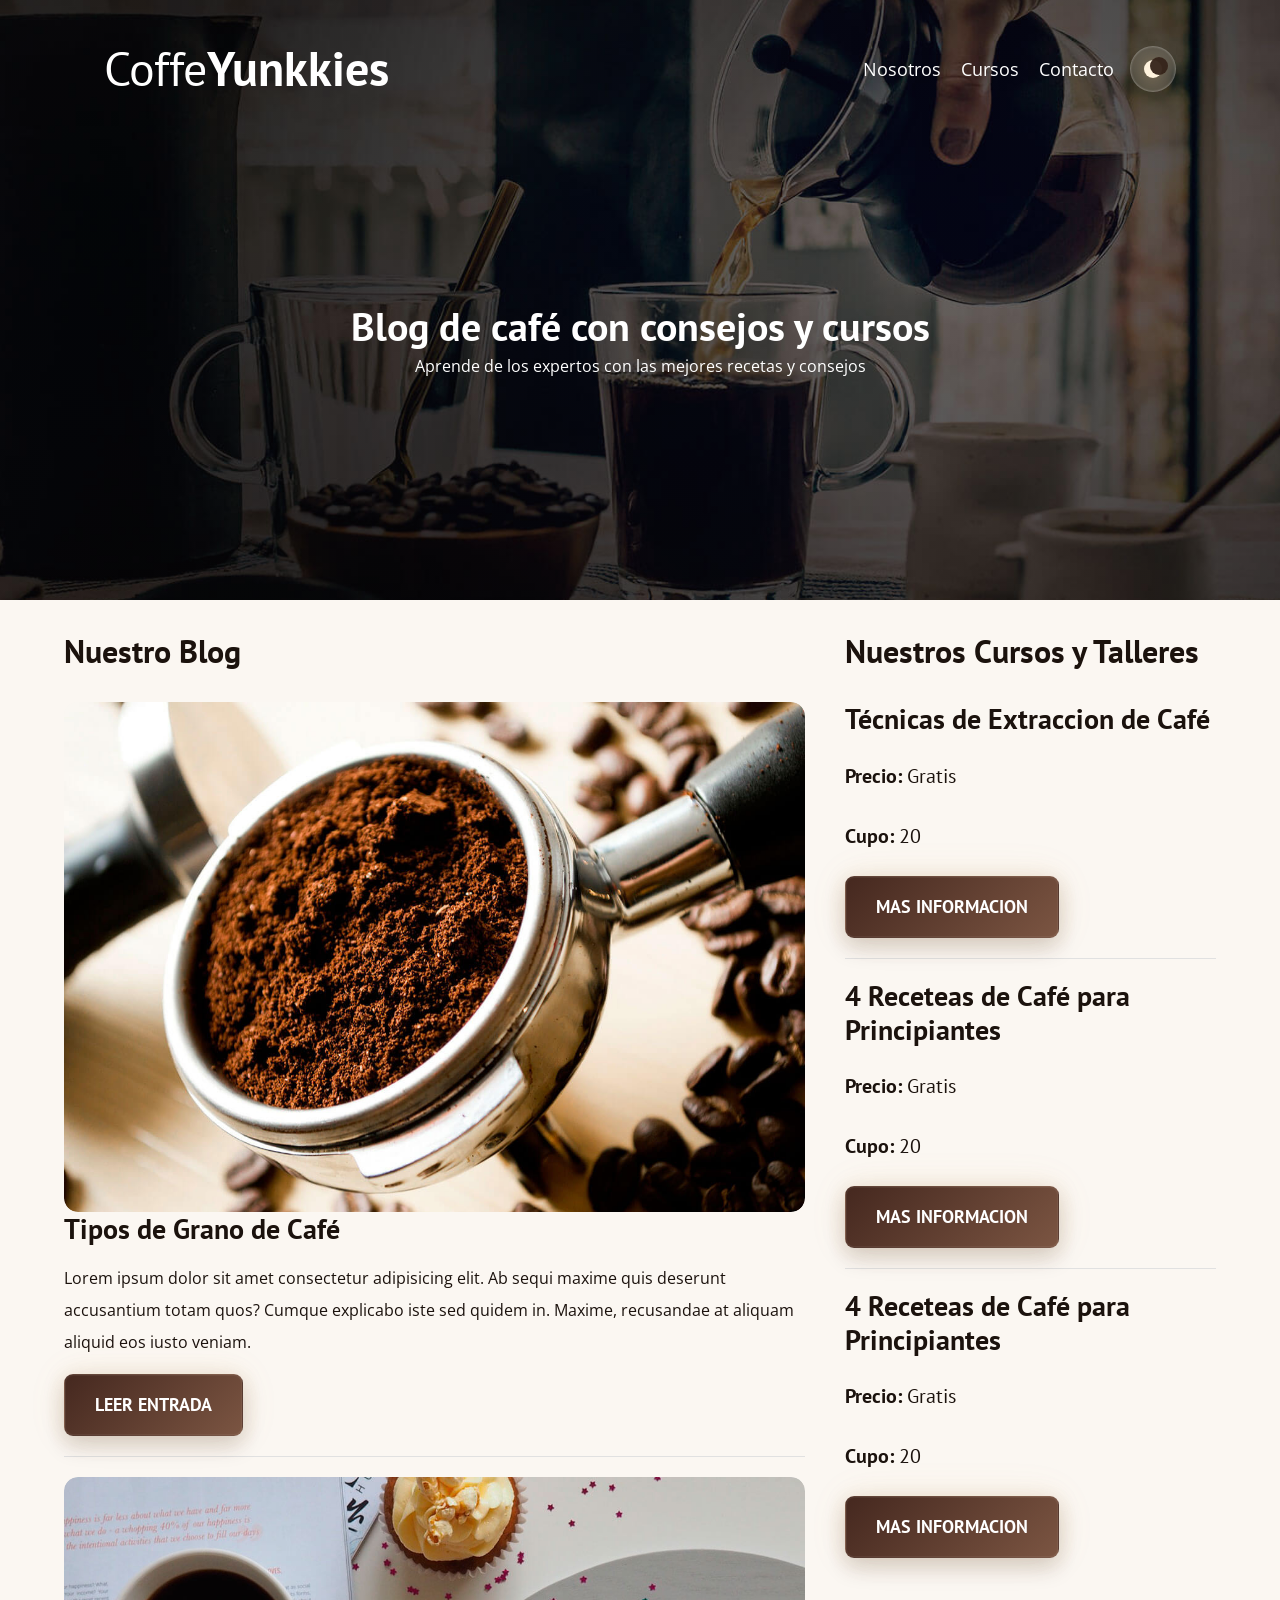
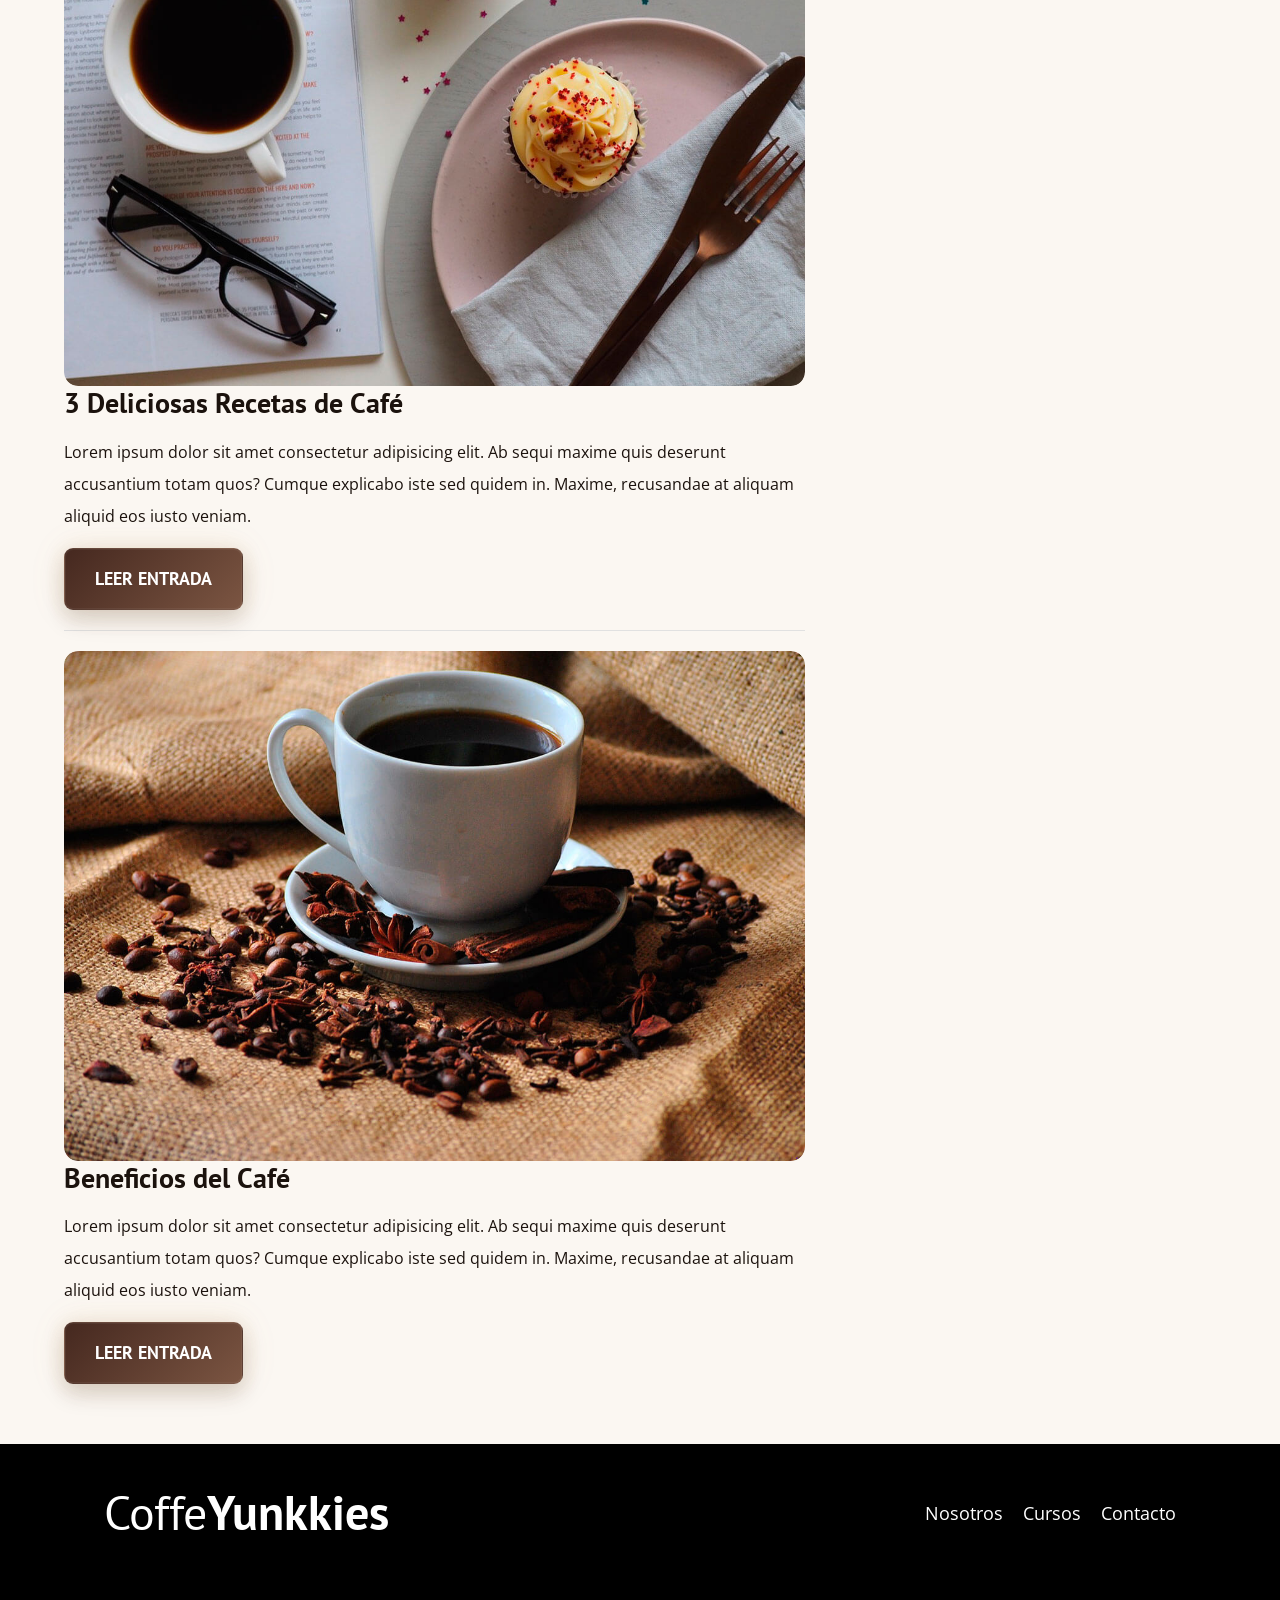
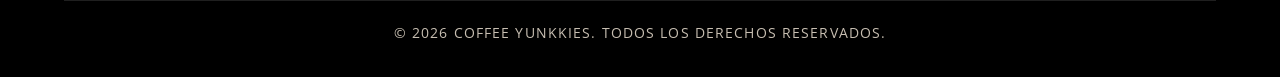
<file: index.html>
<!doctype html>
<html lang="es">
  <head>
    <meta charset="UTF-8" />
    <meta name="viewport" content="width=device-width, initial-scale=1.0" />
    <title>Blog de Café</title>
    <script>
      (function () {
        try {
          var storedTheme = localStorage.getItem("coffee-yunkkies-theme");
          if (storedTheme === "dark" || storedTheme === "light") {
            document.documentElement.setAttribute("data-theme", storedTheme);
          }
        } catch (error) {}
      })();
    </script>
    <link rel="stylesheet" href="css/normalize.css" />
    <link rel="preconnect" href="https://fonts.googleapis.com" />
    <link rel="preconnect" href="https://fonts.gstatic.com" crossorigin />
    <link
      href="https://fonts.googleapis.com/css2?family=Open+Sans:ital,wght@0,300..800;1,300..800&family=PT+Sans:ital,wght@0,400;0,700;1,400;1,700&display=swap"
      rel="stylesheet"
    />
    <link rel="stylesheet" href="css/style.css" />
    <script src="js/app.js" defer></script>
  </head>

  <body>
    <header class="header">
      <div class="contenedor">
        <div class="barra">
          <a class="logo" href="index.html">
            <h1 class="logo__nombre no-margin centrar-texto">
              Coffe<span class="logo__bold">Yunkkies</span>
            </h1>
          </a>

          <div class="barra__acciones">
            <nav class="navegacion">
              <a href="nosotros.html" class="navegacion__enlace">Nosotros</a
              ><a href="cursos.html" class="navegacion__enlace">Cursos</a
              ><a href="contacto.html" class="navegacion__enlace">Contacto</a>
            </nav>
            <button
              class="theme-toggle"
              type="button"
              aria-label="Cambiar tema"
              title="Cambiar tema"
            >
              <span class="theme-toggle__icon" aria-hidden="true"></span>
            </button>
          </div>
        </div>
      </div>

      <div class="header__texto">
        <h2 class="no-margin">Blog de café con consejos y cursos</h2>
        <p class="no-margin">
          Aprende de los expertos con las mejores recetas y consejos
        </p>
      </div>
    </header>

    <div class="contenedor contenido-principal">
      <main class="blog">
        <h3>Nuestro Blog</h3>

        <article class="entrada">
          <div class="entrada-imagen">
            <img loading="lazy" src="img/blog1.jpg" alt="imagen blog" />
          </div>

          <div class="entrada__contenido">
            <h4 class="no-margin">Tipos de Grano de Café</h4>
            <p>
              Lorem ipsum dolor sit amet consectetur adipisicing elit. Ab sequi
              maxime quis deserunt accusantium totam quos? Cumque explicabo iste
              sed quidem in. Maxime, recusandae at aliquam aliquid eos iusto
              veniam.
            </p>
            <a href="entrada.html" class="boton boton--primario"
              >Leer Entrada</a
            >
          </div>
        </article>

        <article class="entrada">
          <div class="entrada-imagen">
            <img loading="lazy" src="img/blog2.jpg" alt="imagen blog" />
          </div>

          <div class="entrada__contenido">
            <h4 class="no-margin">3 Deliciosas Recetas de Café</h4>
            <p>
              Lorem ipsum dolor sit amet consectetur adipisicing elit. Ab sequi
              maxime quis deserunt accusantium totam quos? Cumque explicabo iste
              sed quidem in. Maxime, recusandae at aliquam aliquid eos iusto
              veniam.
            </p>
            <a href="entrada.html" class="boton boton--primario"
              >Leer Entrada</a
            >
          </div>
        </article>

        <article class="entrada">
          <div class="entrada-imagen">
            <img loading="lazy" src="img/blog3.jpg" alt="imagen blog" />
          </div>

          <div class="entrada__contenido">
            <h4 class="no-margin">Beneficios del Café</h4>
            <p>
              Lorem ipsum dolor sit amet consectetur adipisicing elit. Ab sequi
              maxime quis deserunt accusantium totam quos? Cumque explicabo iste
              sed quidem in. Maxime, recusandae at aliquam aliquid eos iusto
              veniam.
            </p>
            <a href="entrada.html" class="boton boton--primario"
              >Leer Entrada</a
            >
          </div>
        </article>
      </main>
      <aside class="sidebar">
        <h3>Nuestros Cursos y Talleres</h3>

        <ul class="cursos no-padding">
          <li class="widget-curso">
            <h4 class="no-margin">Técnicas de Extraccion de Café</h4>
            <p class="widget-curso__label">
              Precio: <span class="widget-curso__info">Gratis</span>
            </p>
            <p class="widget-curso__label">
              Cupo: <span class="widget-curso__info">20</span>
            </p>
            <a href="entrada.html" class="boton boton--secundario"
              >Mas Informacion</a
            >
          </li>

          <li class="widget-curso">
            <h4 class="no-margin">4 Receteas de Café para Principiantes</h4>
            <p class="widget-curso__label">
              Precio: <span class="widget-curso__info">Gratis</span>
            </p>
            <p class="widget-curso__label">
              Cupo: <span class="widget-curso__info">20</span>
            </p>
            <a href="entrada.html" class="boton boton--secundario"
              >Mas Informacion</a
            >
          </li>

          <li class="widget-curso">
            <h4 class="no-margin">4 Receteas de Café para Principiantes</h4>
            <p class="widget-curso__label">
              Precio: <span class="widget-curso__info">Gratis</span>
            </p>
            <p class="widget-curso__label">
              Cupo: <span class="widget-curso__info">20</span>
            </p>
            <a href="entrada.html" class="boton boton--secundario"
              >Mas Informacion</a
            >
          </li>
        </ul>
      </aside>
    </div>

    <footer class="footer">
      <div class="contenedor">
        <div class="barra">
          <a class="logo" href="index.html">
            <h1 class="logo__nombre no-margin centrar-texto">
              Coffe<span class="logo__bold">Yunkkies</span>
            </h1>
          </a>

          <nav class="navegacion">
            <a href="nosotros.html" class="navegacion__enlace">Nosotros</a
            ><a href="cursos.html" class="navegacion__enlace">Cursos</a
            ><a href="contacto.html" class="navegacion__enlace">Contacto</a>
          </nav>
        </div>
        <p class="footer__copy no-margin centrar-texto">
          &copy; 2026 Coffee Yunkkies. Todos los derechos reservados.
        </p>
      </div>
    </footer>
    <button
      class="scroll-top"
      type="button"
      aria-label="Volver arriba"
      title="Volver arriba"
    >
      <span class="scroll-top__icon" aria-hidden="true"></span>
    </button>
  </body>
</html>
</file>
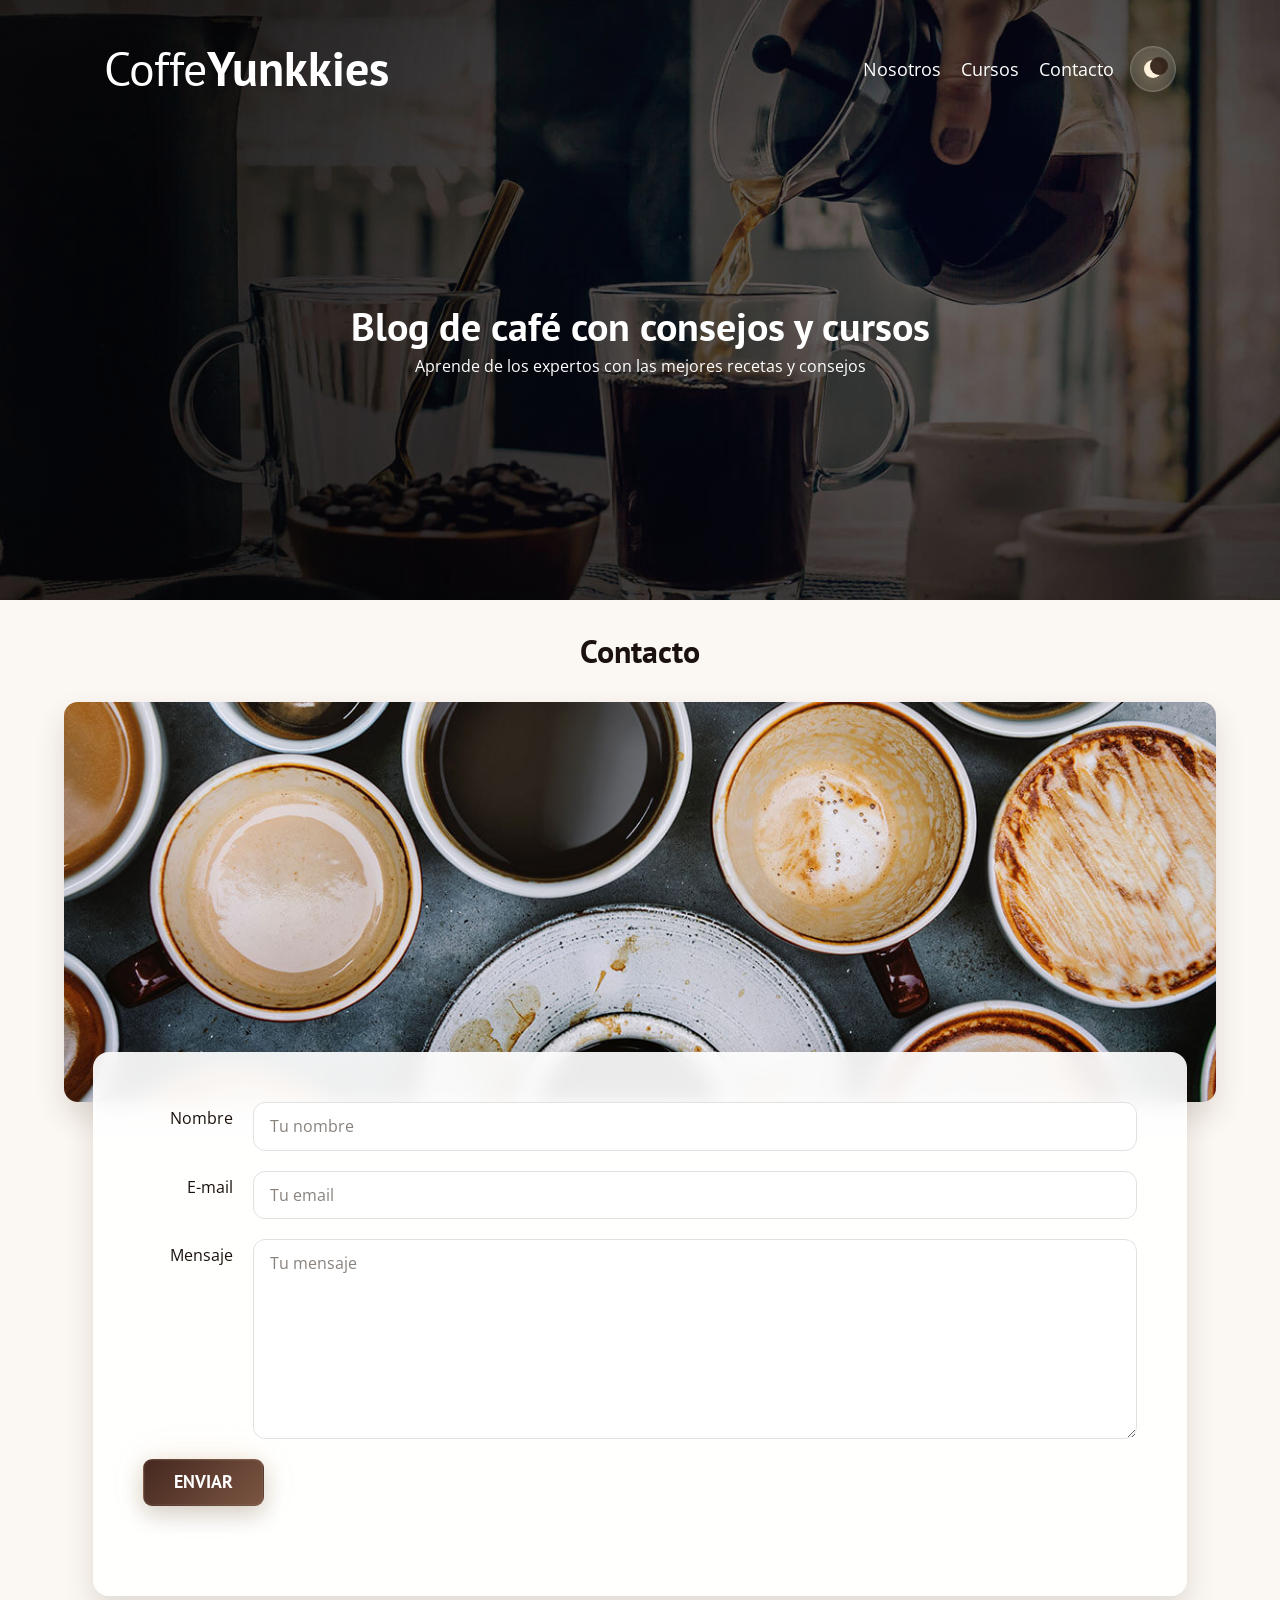
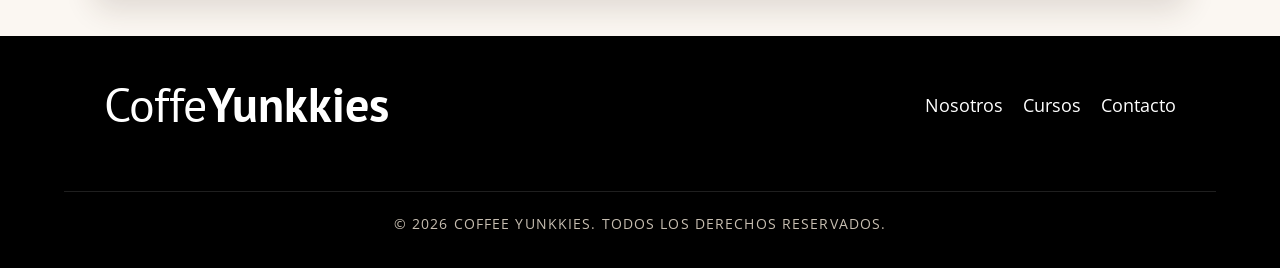
<file: contacto.html>
<!doctype html>
<html lang="es">
  <head>
    <meta charset="UTF-8" />
    <meta name="viewport" content="width=device-width, initial-scale=1.0" />
    <title>Blog de Café</title>
    <script>
      (function () {
        try {
          var storedTheme = localStorage.getItem("coffee-yunkkies-theme");
          if (storedTheme === "dark" || storedTheme === "light") {
            document.documentElement.setAttribute("data-theme", storedTheme);
          }
        } catch (error) {}
      })();
    </script>
    <link rel="stylesheet" href="css/normalize.css" />
    <link rel="preconnect" href="https://fonts.googleapis.com" />
    <link rel="preconnect" href="https://fonts.gstatic.com" crossorigin />
    <link
      href="https://fonts.googleapis.com/css2?family=Open+Sans:ital,wght@0,300..800;1,300..800&family=PT+Sans:ital,wght@0,400;0,700;1,400;1,700&display=swap"
      rel="stylesheet"
    />
    <link rel="stylesheet" href="css/style.css" />
    <script src="js/app.js" defer></script>
  </head>

  <body>
    <header class="header">
      <div class="contenedor">
        <div class="barra">
          <a class="logo" href="index.html">
            <h1 class="logo__nombre no-margin centrar-texto">
              Coffe<span class="logo__bold">Yunkkies</span>
            </h1>
          </a>

          <div class="barra__acciones">
            <nav class="navegacion">
              <a href="nosotros.html" class="navegacion__enlace">Nosotros</a
              ><a href="cursos.html" class="navegacion__enlace">Cursos</a
              ><a href="contacto.html" class="navegacion__enlace">Contacto</a>
            </nav>
            <button
              class="theme-toggle"
              type="button"
              aria-label="Cambiar tema"
              title="Cambiar tema"
            >
              <span class="theme-toggle__icon" aria-hidden="true"></span>
            </button>
          </div>
        </div>
      </div>

      <div class="header__texto">
        <h2 class="no-margin">Blog de café con consejos y cursos</h2>
        <p class="no-margin">
          Aprende de los expertos con las mejores recetas y consejos
        </p>
      </div>
    </header>

    <main class="contenedor">
      <h3 class="centrar-texto">Contacto</h3>

      <div class="contacto-bg"></div>
      <form class="formulario">
        <div class="campo">
          <label class="campo__label" for="nombre">Nombre</label>
          <input class="campo__field" type="text" placeholder="Tu nombre" id="nombre" />
        </div>

        <div class="campo">
          <label class="campo__label" for="email">E-mail</label>
          <input class="campo__field" type="email" placeholder="Tu email" id="email" />
        </div>

        <div class="campo">
          <label class="campo__label" for="mensaje">Mensaje</label>
          <textarea class="campo__field campo__field--textarea"  id="mensaje" placeholder="Tu mensaje"></textarea>
        </div>
        <div class="campo">
          <input type="submit" value="Enviar" class="boton boton--primario" />
        </div>
      </form>
    </main>
    <footer class="footer">
      <div class="contenedor">
        <div class="barra">
          <a class="logo" href="index.html">
            <h1 class="logo__nombre no-margin centrar-texto">
              Coffe<span class="logo__bold">Yunkkies</span>
            </h1>
          </a>

          <nav class="navegacion">
            <a href="nosotros.html" class="navegacion__enlace">Nosotros</a
            ><a href="cursos.html" class="navegacion__enlace">Cursos</a
            ><a href="contacto.html" class="navegacion__enlace">Contacto</a>
          </nav>
        </div>
        <p class="footer__copy no-margin centrar-texto">
          &copy; 2026 Coffee Yunkkies. Todos los derechos reservados.
        </p>
      </div>
    </footer>
    <button
      class="scroll-top"
      type="button"
      aria-label="Volver arriba"
      title="Volver arriba"
    >
      <span class="scroll-top__icon" aria-hidden="true"></span>
    </button>
  </body>
</html>
</file>
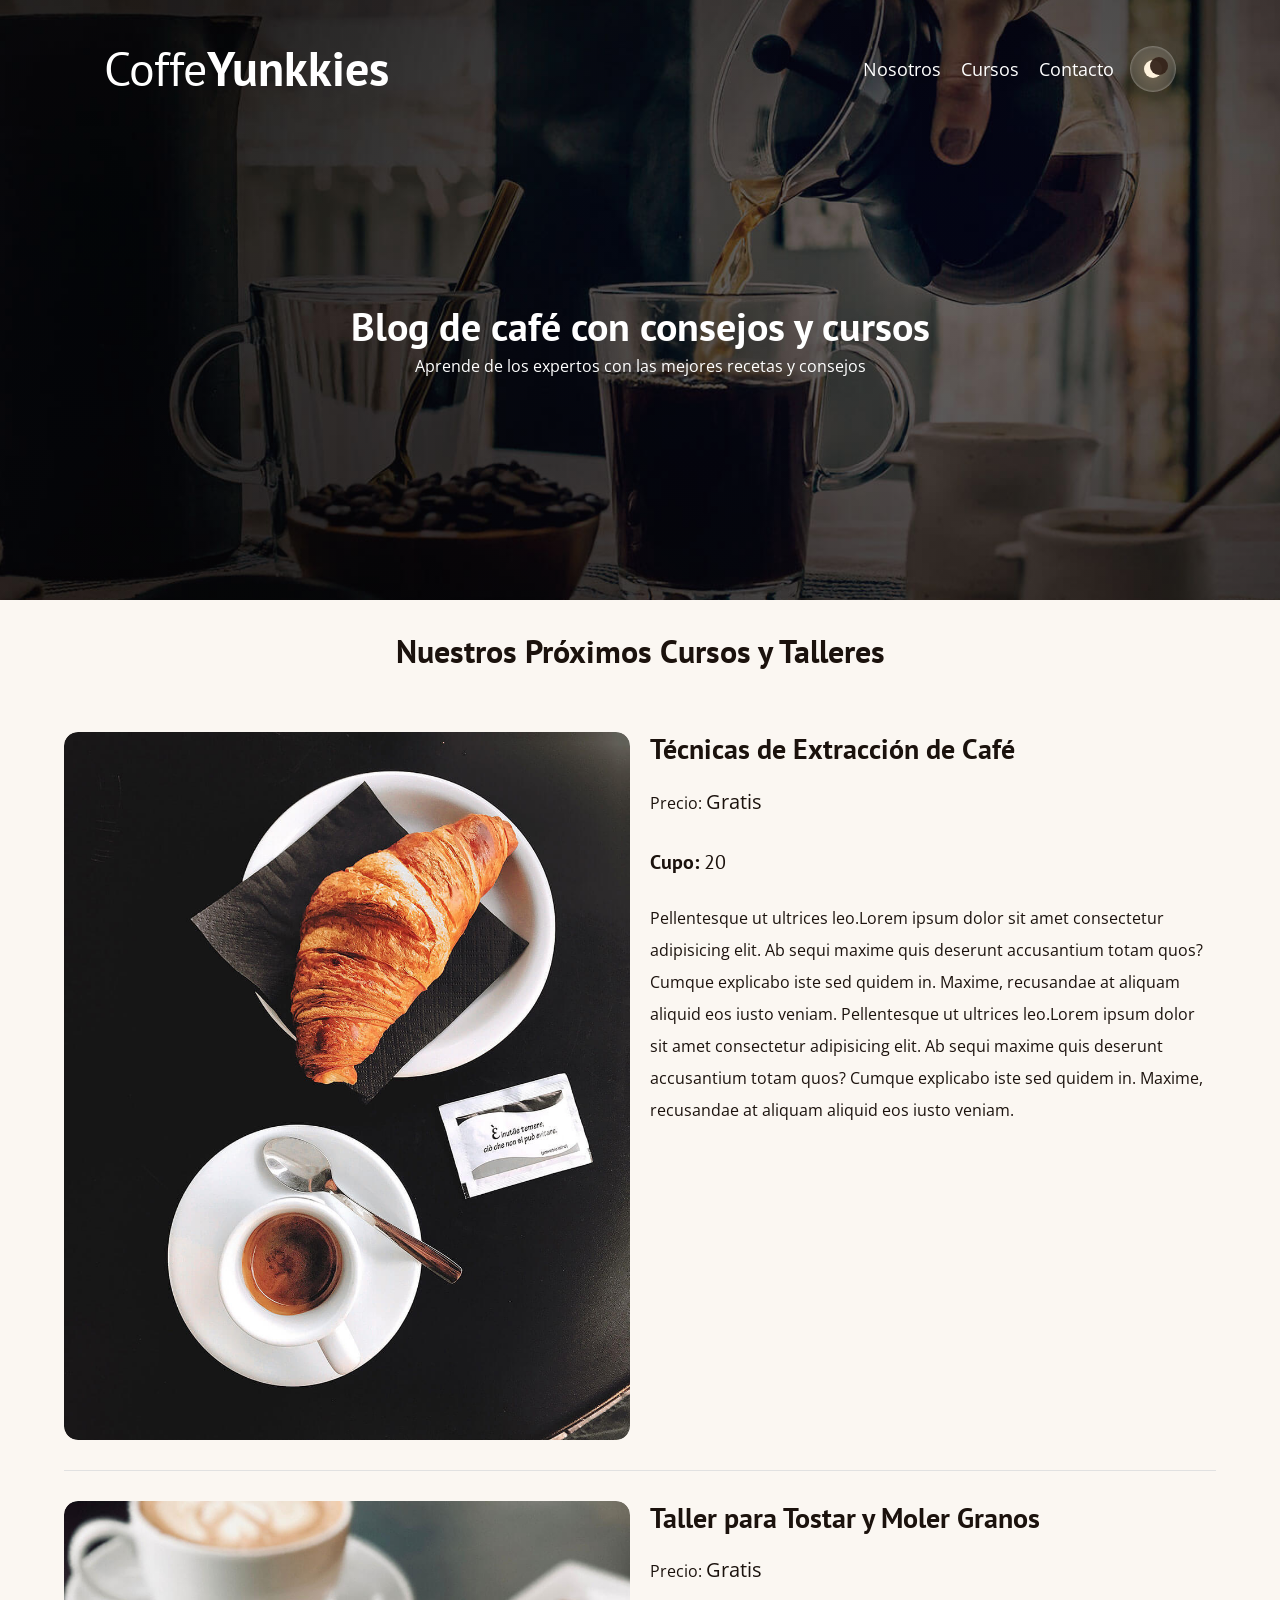
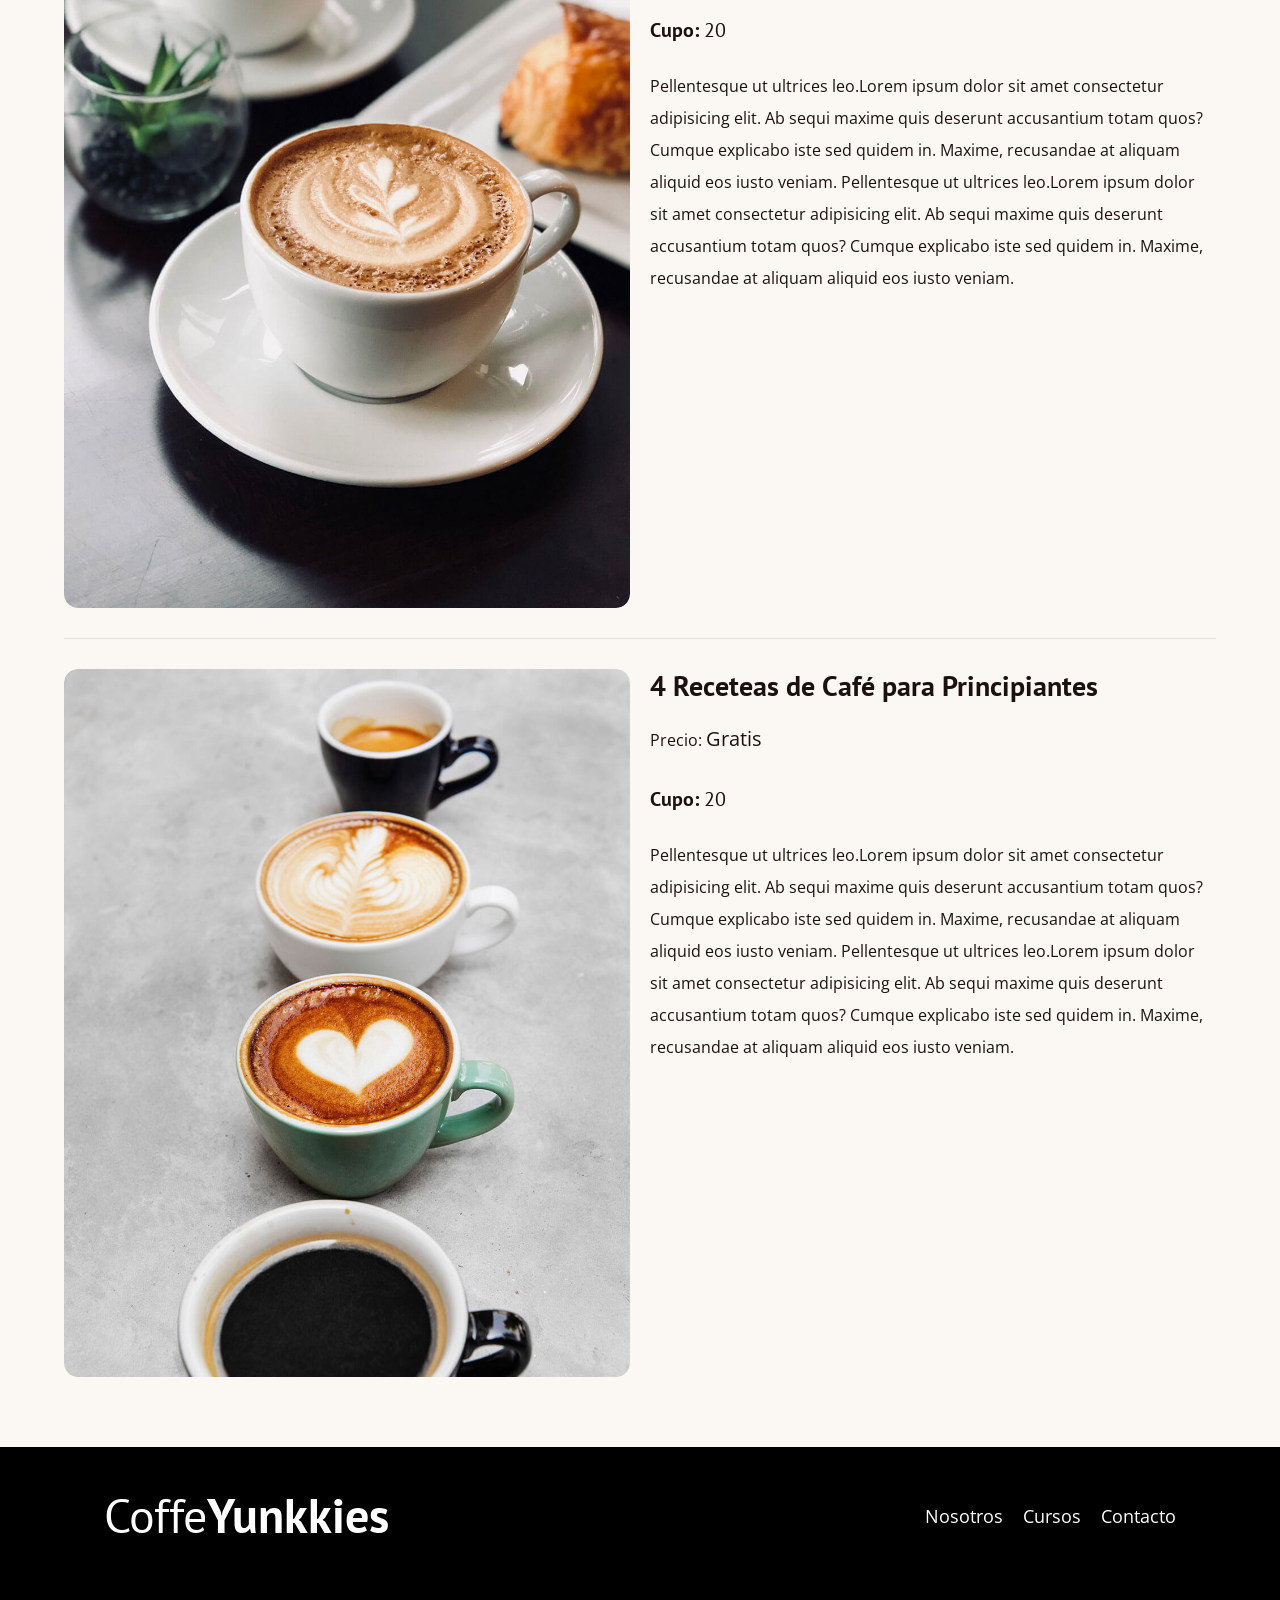
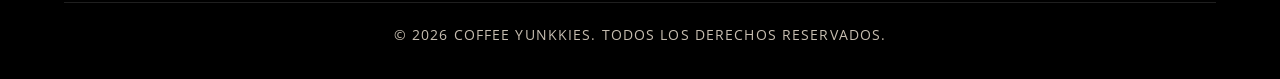
<file: cursos.html>
<!doctype html>
<html lang="es">
  <head>
    <meta charset="UTF-8" />
    <meta name="viewport" content="width=device-width, initial-scale=1.0" />
    <title>Blog de Café</title>
    <script>
      (function () {
        try {
          var storedTheme = localStorage.getItem("coffee-yunkkies-theme");
          if (storedTheme === "dark" || storedTheme === "light") {
            document.documentElement.setAttribute("data-theme", storedTheme);
          }
        } catch (error) {}
      })();
    </script>
    <link rel="stylesheet" href="css/normalize.css" />
    <link rel="preconnect" href="https://fonts.googleapis.com" />
    <link rel="preconnect" href="https://fonts.gstatic.com" crossorigin />
    <link
      href="https://fonts.googleapis.com/css2?family=Open+Sans:ital,wght@0,300..800;1,300..800&family=PT+Sans:ital,wght@0,400;0,700;1,400;1,700&display=swap"
      rel="stylesheet"
    />
    <link rel="stylesheet" href="css/style.css" />
    <script src="js/app.js" defer></script>
  </head>

  <body>
    <header class="header">
      <div class="contenedor">
        <div class="barra">
          <a class="logo" href="index.html">
            <h1 class="logo__nombre no-margin centrar-texto">
              Coffe<span class="logo__bold">Yunkkies</span>
            </h1>
          </a>

          <div class="barra__acciones">
            <nav class="navegacion">
              <a href="nosotros.html" class="navegacion__enlace">Nosotros</a
              ><a href="cursos.html" class="navegacion__enlace">Cursos</a
              ><a href="contacto.html" class="navegacion__enlace">Contacto</a>
            </nav>
            <button
              class="theme-toggle"
              type="button"
              aria-label="Cambiar tema"
              title="Cambiar tema"
            >
              <span class="theme-toggle__icon" aria-hidden="true"></span>
            </button>
          </div>
        </div>
      </div>

      <div class="header__texto">
        <h2 class="no-margin">Blog de café con consejos y cursos</h2>
        <p class="no-margin">
          Aprende de los expertos con las mejores recetas y consejos
        </p>
      </div>
    </header>

    <main class="contenedor">
      <h3 class="centrar-texto">Nuestros Próximos Cursos y Talleres</h3>

      <div class="curso">
        <div class="curso__imagen">
          <img src="img/curso1.jpg" alt="Imagen del curso" />
        </div>
        <div class="curso__informacion">
          <h4 class="no-margin">Técnicas de Extracción de Café</h4>
          <p class="-curso__label">
            Precio: <span class="curso__info">Gratis</span>
          </p>
          <p class="curso__label">Cupo: <span class="curso__info">20</span></p>
          <p class="curso__descripcion">
            Pellentesque ut ultrices leo.Lorem ipsum dolor sit amet consectetur
            adipisicing elit. Ab sequi maxime quis deserunt accusantium totam
            quos? Cumque explicabo iste sed quidem in. Maxime, recusandae at
            aliquam aliquid eos iusto veniam. Pellentesque ut ultrices leo.Lorem
            ipsum dolor sit amet consectetur adipisicing elit. Ab sequi maxime
            quis deserunt accusantium totam quos? Cumque explicabo iste sed
            quidem in. Maxime, recusandae at aliquam aliquid eos iusto veniam.
          </p>
        </div>
        <!--curso__informacion-->
      </div>
      <!--curso-->

      <div class="curso">
        <div class="curso__imagen">
          <img src="img/curso2.jpg" alt="Imagen del curso" />
        </div>
        <div class="curso__informacion">
          <h4 class="no-margin">Taller para Tostar y Moler Granos</h4>
          <p class="-curso__label">
            Precio: <span class="curso__info">Gratis</span>
          </p>
          <p class="curso__label">Cupo: <span class="curso__info">20</span></p>
          <p class="curso__descripcion">
            Pellentesque ut ultrices leo.Lorem ipsum dolor sit amet consectetur
            adipisicing elit. Ab sequi maxime quis deserunt accusantium totam
            quos? Cumque explicabo iste sed quidem in. Maxime, recusandae at
            aliquam aliquid eos iusto veniam. Pellentesque ut ultrices leo.Lorem
            ipsum dolor sit amet consectetur adipisicing elit. Ab sequi maxime
            quis deserunt accusantium totam quos? Cumque explicabo iste sed
            quidem in. Maxime, recusandae at aliquam aliquid eos iusto veniam.
          </p>
        </div>
        <!--curso__informacion-->
      </div>
      <!--curso-->

      <div class="curso">
        <div class="curso__imagen">
          <img src="img/curso3.jpg" alt="Imagen del curso" />
        </div>
        <div class="curso__informacion">
          <h4 class="no-margin">4 Receteas de Café para Principiantes</h4>
          <p class="-curso__label">
            Precio: <span class="curso__info">Gratis</span>
          </p>
          <p class="curso__label">Cupo: <span class="curso__info">20</span></p>
          <p class="curso__descripcion">
            Pellentesque ut ultrices leo.Lorem ipsum dolor sit amet consectetur
            adipisicing elit. Ab sequi maxime quis deserunt accusantium totam
            quos? Cumque explicabo iste sed quidem in. Maxime, recusandae at
            aliquam aliquid eos iusto veniam. Pellentesque ut ultrices leo.Lorem
            ipsum dolor sit amet consectetur adipisicing elit. Ab sequi maxime
            quis deserunt accusantium totam quos? Cumque explicabo iste sed
            quidem in. Maxime, recusandae at aliquam aliquid eos iusto veniam.
          </p>
        </div>
        <!--curso__informacion-->
      </div>
      <!--curso-->
    </main>
    <footer class="footer">
      <div class="contenedor">
        <div class="barra">
          <a class="logo" href="index.html">
            <h1 class="logo__nombre no-margin centrar-texto">
              Coffe<span class="logo__bold">Yunkkies</span>
            </h1>
          </a>

          <nav class="navegacion">
            <a href="nosotros.html" class="navegacion__enlace">Nosotros</a
            ><a href="cursos.html" class="navegacion__enlace">Cursos</a
            ><a href="contacto.html" class="navegacion__enlace">Contacto</a>
          </nav>
        </div>
        <p class="footer__copy no-margin centrar-texto">
          &copy; 2026 Coffee Yunkkies. Todos los derechos reservados.
        </p>
      </div>
    </footer>
    <button
      class="scroll-top"
      type="button"
      aria-label="Volver arriba"
      title="Volver arriba"
    >
      <span class="scroll-top__icon" aria-hidden="true"></span>
    </button>
  </body>
</html>
</file>
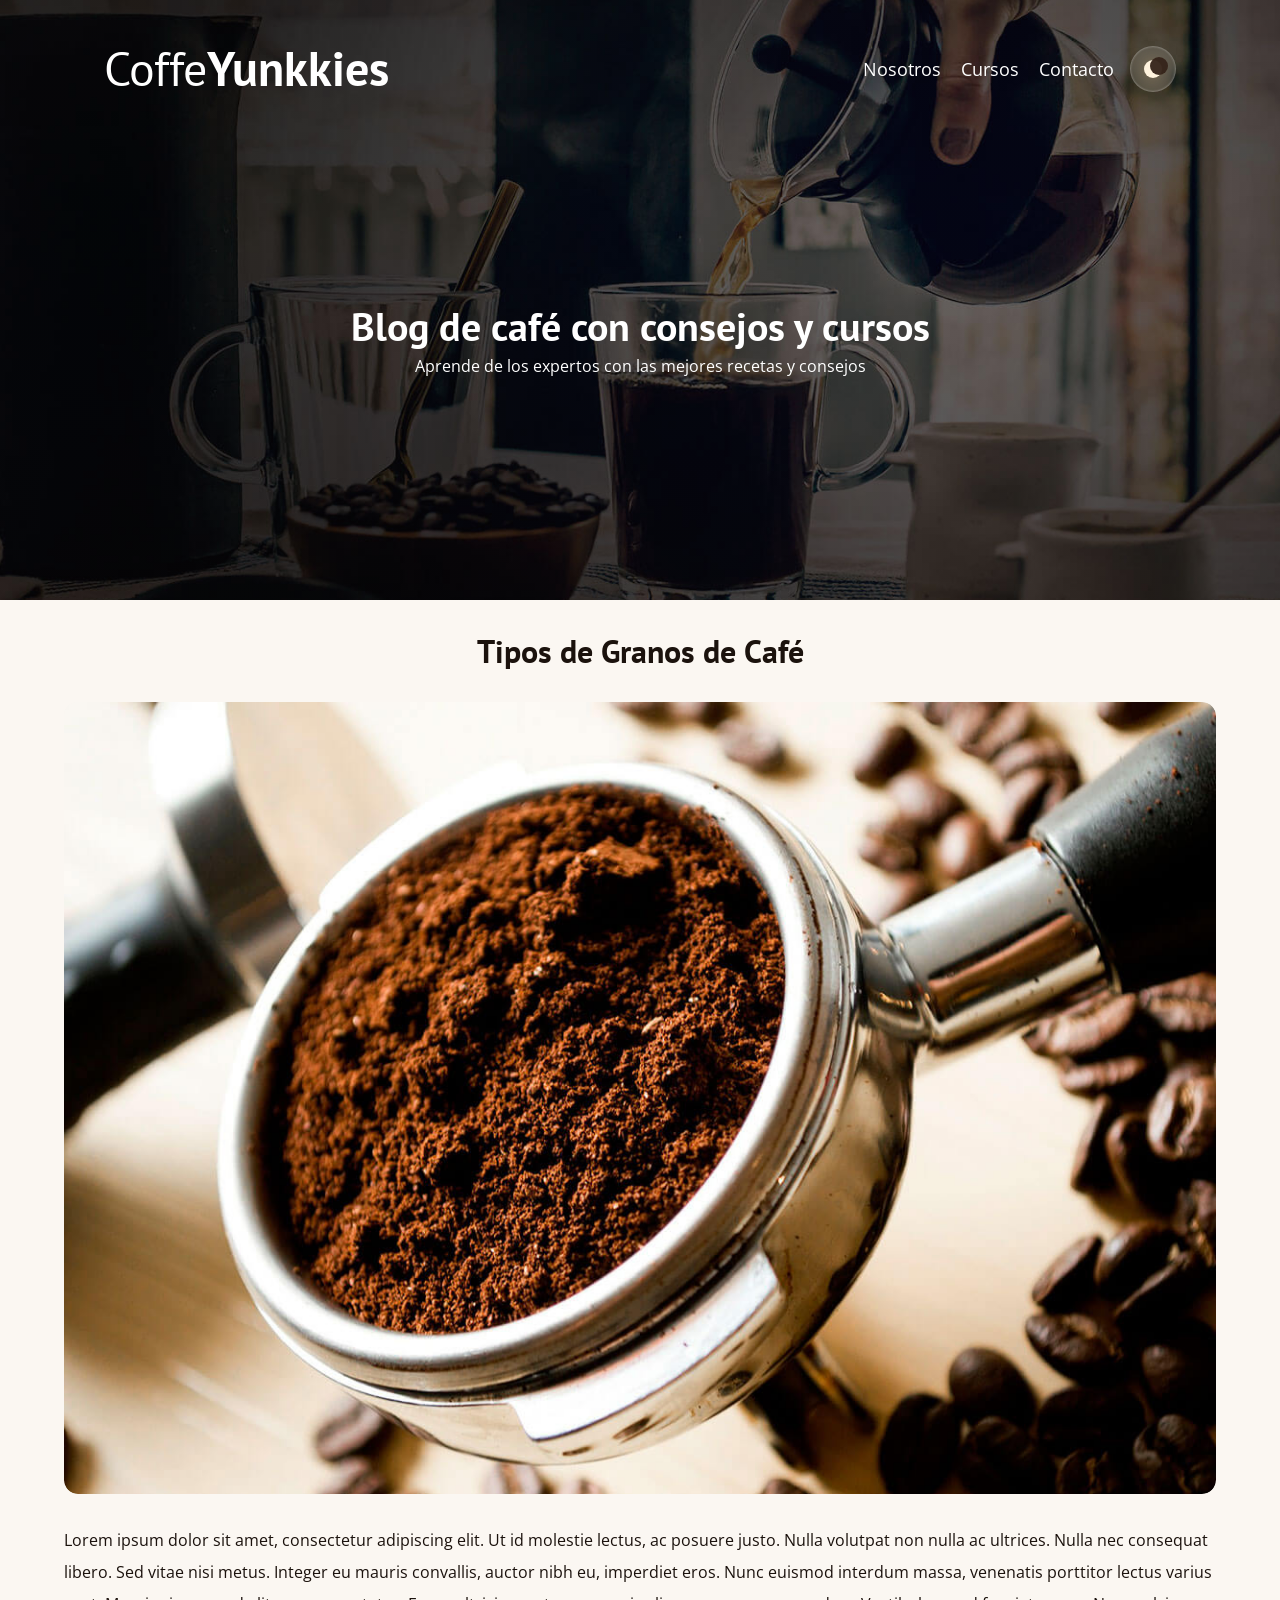
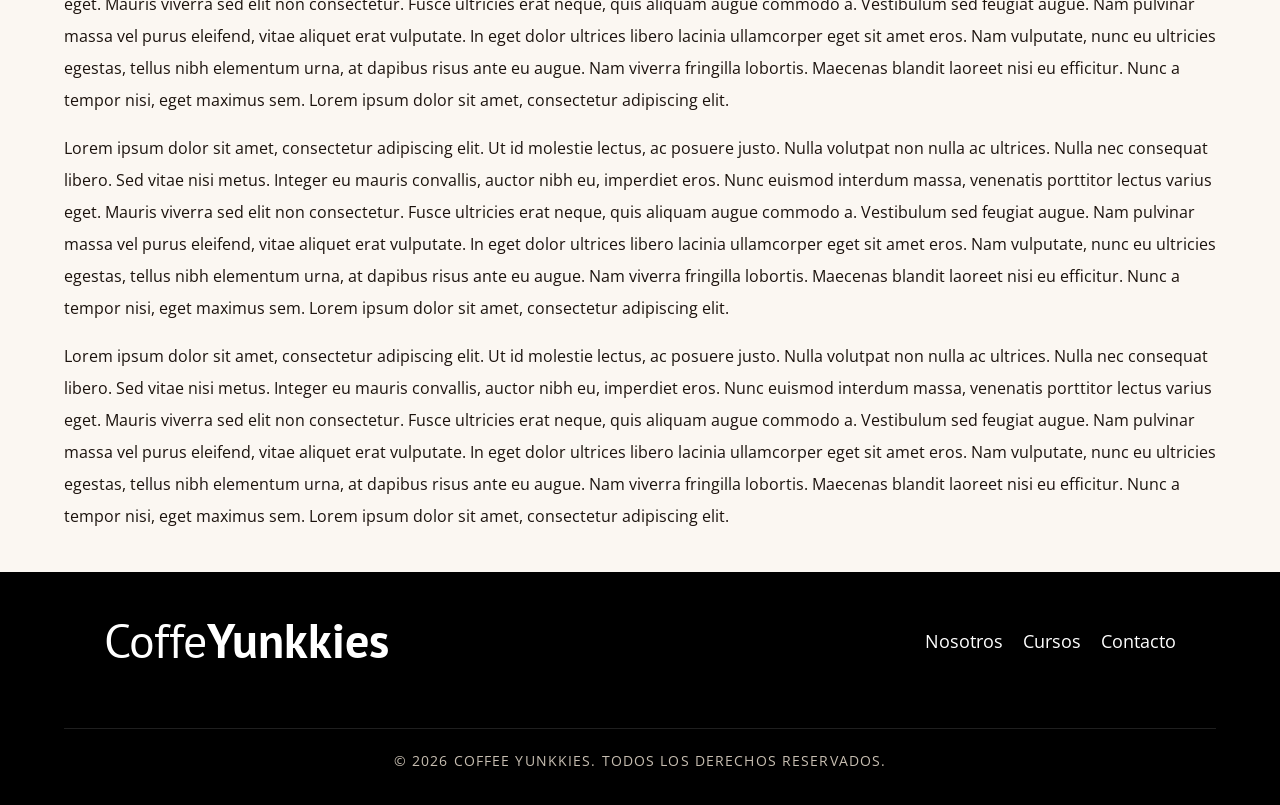
<file: entrada.html>
<!doctype html>
<html lang="es">
  <head>
    <meta charset="UTF-8" />
    <meta name="viewport" content="width=device-width, initial-scale=1.0" />
    <title>Blog de Café</title>
    <script>
      (function () {
        try {
          var storedTheme = localStorage.getItem("coffee-yunkkies-theme");
          if (storedTheme === "dark" || storedTheme === "light") {
            document.documentElement.setAttribute("data-theme", storedTheme);
          }
        } catch (error) {}
      })();
    </script>
    <link rel="stylesheet" href="css/normalize.css" />
    <link rel="preconnect" href="https://fonts.googleapis.com" />
    <link rel="preconnect" href="https://fonts.gstatic.com" crossorigin />
    <link
      href="https://fonts.googleapis.com/css2?family=Open+Sans:ital,wght@0,300..800;1,300..800&family=PT+Sans:ital,wght@0,400;0,700;1,400;1,700&display=swap"
      rel="stylesheet"
    />
    <link rel="stylesheet" href="css/style.css" />
    <script src="js/app.js" defer></script>
  </head>

  <body>
    <header class="header">
      <div class="contenedor">
        <div class="barra">
          <a class="logo" href="index.html">
            <h1 class="logo__nombre no-margin centrar-texto">
              Coffe<span class="logo__bold">Yunkkies</span>
            </h1>
          </a>

          <div class="barra__acciones">
            <nav class="navegacion">
              <a href="nosotros.html" class="navegacion__enlace">Nosotros</a
              ><a href="cursos.html" class="navegacion__enlace">Cursos</a
              ><a href="contacto.html" class="navegacion__enlace">Contacto</a>
            </nav>
            <button
              class="theme-toggle"
              type="button"
              aria-label="Cambiar tema"
              title="Cambiar tema"
            >
              <span class="theme-toggle__icon" aria-hidden="true"></span>
            </button>
          </div>
        </div>
      </div>

      <div class="header__texto">
        <h2 class="no-margin">Blog de café con consejos y cursos</h2>
        <p class="no-margin">
          Aprende de los expertos con las mejores recetas y consejos
        </p>
      </div>
    </header>

    <main class="contenedor">
      <h3 class="centrar-texto">Tipos de Granos de Café</h3>
      <div class="media-hover media-hover--article">
        <img loading="lazy" src="img/blog1.jpg" alt="imagen del blog" />
      </div>

      <p>
        Lorem ipsum dolor sit amet, consectetur adipiscing elit. Ut id molestie
        lectus, ac posuere justo. Nulla volutpat non nulla ac ultrices. Nulla
        nec consequat libero. Sed vitae nisi metus. Integer eu mauris convallis,
        auctor nibh eu, imperdiet eros. Nunc euismod interdum massa, venenatis
        porttitor lectus varius eget. Mauris viverra sed elit non consectetur.
        Fusce ultricies erat neque, quis aliquam augue commodo a. Vestibulum sed
        feugiat augue. Nam pulvinar massa vel purus eleifend, vitae aliquet erat
        vulputate. In eget dolor ultrices libero lacinia ullamcorper eget sit
        amet eros. Nam vulputate, nunc eu ultricies egestas, tellus nibh
        elementum urna, at dapibus risus ante eu augue. Nam viverra fringilla
        lobortis. Maecenas blandit laoreet nisi eu efficitur. Nunc a tempor
        nisi, eget maximus sem. Lorem ipsum dolor sit amet, consectetur
        adipiscing elit.
      </p>
      <p>
        Lorem ipsum dolor sit amet, consectetur adipiscing elit. Ut id molestie
        lectus, ac posuere justo. Nulla volutpat non nulla ac ultrices. Nulla
        nec consequat libero. Sed vitae nisi metus. Integer eu mauris convallis,
        auctor nibh eu, imperdiet eros. Nunc euismod interdum massa, venenatis
        porttitor lectus varius eget. Mauris viverra sed elit non consectetur.
        Fusce ultricies erat neque, quis aliquam augue commodo a. Vestibulum sed
        feugiat augue. Nam pulvinar massa vel purus eleifend, vitae aliquet erat
        vulputate. In eget dolor ultrices libero lacinia ullamcorper eget sit
        amet eros. Nam vulputate, nunc eu ultricies egestas, tellus nibh
        elementum urna, at dapibus risus ante eu augue. Nam viverra fringilla
        lobortis. Maecenas blandit laoreet nisi eu efficitur. Nunc a tempor
        nisi, eget maximus sem. Lorem ipsum dolor sit amet, consectetur
        adipiscing elit.
      </p>
      <p>
        Lorem ipsum dolor sit amet, consectetur adipiscing elit. Ut id molestie
        lectus, ac posuere justo. Nulla volutpat non nulla ac ultrices. Nulla
        nec consequat libero. Sed vitae nisi metus. Integer eu mauris convallis,
        auctor nibh eu, imperdiet eros. Nunc euismod interdum massa, venenatis
        porttitor lectus varius eget. Mauris viverra sed elit non consectetur.
        Fusce ultricies erat neque, quis aliquam augue commodo a. Vestibulum sed
        feugiat augue. Nam pulvinar massa vel purus eleifend, vitae aliquet erat
        vulputate. In eget dolor ultrices libero lacinia ullamcorper eget sit
        amet eros. Nam vulputate, nunc eu ultricies egestas, tellus nibh
        elementum urna, at dapibus risus ante eu augue. Nam viverra fringilla
        lobortis. Maecenas blandit laoreet nisi eu efficitur. Nunc a tempor
        nisi, eget maximus sem. Lorem ipsum dolor sit amet, consectetur
        adipiscing elit.
      </p>
    </main>
    <footer class="footer">
      <div class="contenedor">
        <div class="barra">
          <a class="logo" href="index.html">
            <h1 class="logo__nombre no-margin centrar-texto">
              Coffe<span class="logo__bold">Yunkkies</span>
            </h1>
          </a>

          <nav class="navegacion">
            <a href="nosotros.html" class="navegacion__enlace">Nosotros</a
            ><a href="cursos.html" class="navegacion__enlace">Cursos</a
            ><a href="contacto.html" class="navegacion__enlace">Contacto</a>
          </nav>
        </div>
        <p class="footer__copy no-margin centrar-texto">
          &copy; 2026 Coffee Yunkkies. Todos los derechos reservados.
        </p>
      </div>
    </footer>
    <button
      class="scroll-top"
      type="button"
      aria-label="Volver arriba"
      title="Volver arriba"
    >
      <span class="scroll-top__icon" aria-hidden="true"></span>
    </button>
  </body>
</html>
</file>
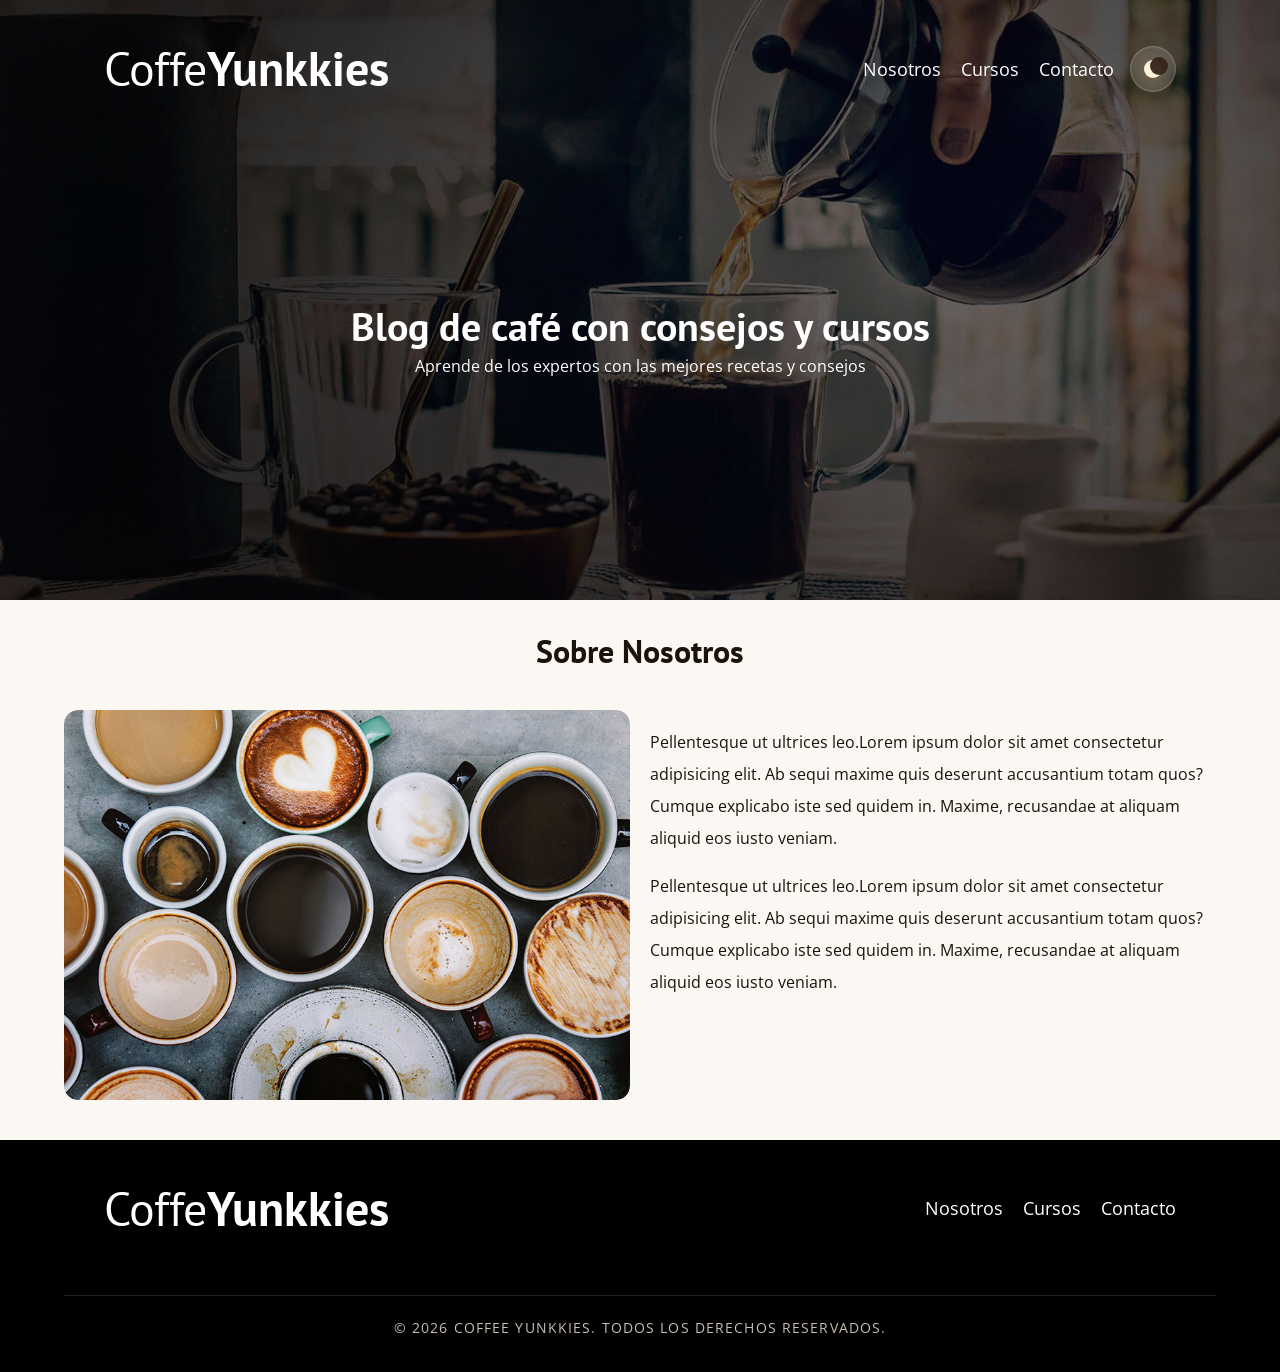
<file: nosotros.html>
<!doctype html>
<html lang="es">
  <head>
    <meta charset="UTF-8" />
    <meta name="viewport" content="width=device-width, initial-scale=1.0" />
    <title>Blog de Café</title>
    <script>
      (function () {
        try {
          var storedTheme = localStorage.getItem("coffee-yunkkies-theme");
          if (storedTheme === "dark" || storedTheme === "light") {
            document.documentElement.setAttribute("data-theme", storedTheme);
          }
        } catch (error) {}
      })();
    </script>
    <link rel="stylesheet" href="css/normalize.css" />
    <link rel="preconnect" href="https://fonts.googleapis.com" />
    <link rel="preconnect" href="https://fonts.gstatic.com" crossorigin />
    <link
      href="https://fonts.googleapis.com/css2?family=Open+Sans:ital,wght@0,300..800;1,300..800&family=PT+Sans:ital,wght@0,400;0,700;1,400;1,700&display=swap"
      rel="stylesheet"
    />
    <link rel="stylesheet" href="css/style.css" />
    <script src="js/app.js" defer></script>
  </head>

  <body>
    <header class="header">
      <div class="contenedor">
        <div class="barra">
          <a class="logo" href="index.html">
            <h1 class="logo__nombre no-margin centrar-texto">
              Coffe<span class="logo__bold">Yunkkies</span>
            </h1>
          </a>

          <div class="barra__acciones">
            <nav class="navegacion">
              <a href="nosotros.html" class="navegacion__enlace">Nosotros</a
              ><a href="cursos.html" class="navegacion__enlace">Cursos</a
              ><a href="contacto.html" class="navegacion__enlace">Contacto</a>
            </nav>
            <button
              class="theme-toggle"
              type="button"
              aria-label="Cambiar tema"
              title="Cambiar tema"
            >
              <span class="theme-toggle__icon" aria-hidden="true"></span>
            </button>
          </div>
        </div>
      </div>

      <div class="header__texto">
        <h2 class="no-margin">Blog de café con consejos y cursos</h2>
        <p class="no-margin">
          Aprende de los expertos con las mejores recetas y consejos
        </p>
      </div>
    </header>

    <main class="contenedor">
      <h3 class="centrar-texto">Sobre Nosotros</h3>

      <div class="sobre-nosotros">
        <div class="sobre-nosotros__imagen">
          <img src="img/nosotros.jpg" alt="imagen nosotros" />
        </div>

        <div class="sobre-nosotros__texto">
          <p>
            Pellentesque ut ultrices leo.Lorem ipsum dolor sit amet consectetur
            adipisicing elit. Ab sequi maxime quis deserunt accusantium totam
            quos? Cumque explicabo iste sed quidem in. Maxime, recusandae at
            aliquam aliquid eos iusto veniam.
          </p>
          <p>
            Pellentesque ut ultrices leo.Lorem ipsum dolor sit amet consectetur
            adipisicing elit. Ab sequi maxime quis deserunt accusantium totam
            quos? Cumque explicabo iste sed quidem in. Maxime, recusandae at
            aliquam aliquid eos iusto veniam.
          </p>
        </div>
      </div>
    </main>
    <footer class="footer">
      <div class="contenedor">
        <div class="barra">
          <a class="logo" href="index.html">
            <h1 class="logo__nombre no-margin centrar-texto">
              Coffe<span class="logo__bold">Yunkkies</span>
            </h1>
          </a>

          <nav class="navegacion">
            <a href="nosotros.html" class="navegacion__enlace">Nosotros</a
            ><a href="cursos.html" class="navegacion__enlace">Cursos</a
            ><a href="contacto.html" class="navegacion__enlace">Contacto</a>
          </nav>
        </div>
        <p class="footer__copy no-margin centrar-texto">
          &copy; 2026 Coffee Yunkkies. Todos los derechos reservados.
        </p>
      </div>
    </footer>
    <button
      class="scroll-top"
      type="button"
      aria-label="Volver arriba"
      title="Volver arriba"
    >
      <span class="scroll-top__icon" aria-hidden="true"></span>
    </button>
  </body>
</html>
</file>
<file: css/style.css>
:root {
  --fuenteHeading: "PT Sans", sans-serif;
  --fuenteParrafos: "Open Sans", sans-serif;

  --primario: #784d3c;
  --primario-oscuro: #533328;
  --primario-claro: #a9785d;
  --acento-miel: #d8ab61;
  --glow-cafe: rgba(216, 171, 97, 0.38);
  --glow-cafe-suave: rgba(216, 171, 97, 0.2);
  --gris: #e1e1e1;
  --gris-oscuro: #5a504a;
  --blanco: #ffffff;
  --negro: #1b120d;
  --fondo: #fbf7f2;
  --texto-principal: #1b120d;
  --texto-secundario: #5a504a;
  --superficie-panel: rgba(255, 255, 255, 0.92);
  --borde-suave: rgba(27, 18, 13, 0.1);
  --footer-fondo: #000000;
  --toggle-fondo: rgba(255, 255, 255, 0.12);
  --toggle-borde: rgba(255, 255, 255, 0.18);
  --toggle-icono: #fff3de;
  --scroll-fondo: rgba(120, 77, 60, 0.95);
  --scroll-color: #fff6ea;
  --boton-gradiente-inicio: #45281f;
  --boton-gradiente-fin: #7b5542;
  --boton-gradiente-hover-inicio: #513026;
  --boton-gradiente-hover-fin: #8a614c;
  --boton-borde: rgba(255, 243, 222, 0.08);
  --boton-glow: rgba(216, 171, 97, 0.14);
  --boton-glow-hover: rgba(216, 171, 97, 0.24);

  --sombra-suave: 0 1.4rem 3rem rgba(62, 39, 30, 0.14);
  --sombra-elevada: 0 2rem 3.8rem rgba(62, 39, 30, 0.22);
  --duracion-ui: 280ms;
  --easing-ui: cubic-bezier(0.22, 1, 0.36, 1);
  --radio-media: 1.4rem;
  --radio-boton: 0.9rem;
  --radio-panel: 1.6rem;
}

html[data-theme="dark"] {
  color-scheme: dark;
  --fondo: #111315;
  --texto-principal: #eef1f4;
  --texto-secundario: #b7c0ca;
  --gris: rgba(238, 241, 244, 0.14);
  --gris-oscuro: #cfd6de;
  --superficie-panel: rgba(25, 28, 32, 0.9);
  --borde-suave: rgba(207, 214, 222, 0.12);
  --footer-fondo: #090b0d;
  --toggle-fondo: rgba(22, 25, 29, 0.78);
  --toggle-borde: rgba(207, 214, 222, 0.16);
  --toggle-icono: #dfe5eb;
  --scroll-fondo: rgba(216, 171, 97, 0.92);
  --scroll-color: #111315;
  --boton-gradiente-inicio: #4e362a;
  --boton-gradiente-fin: #7a5643;
  --boton-gradiente-hover-inicio: #5a3f31;
  --boton-gradiente-hover-fin: #8a624d;
  --boton-borde: rgba(255, 245, 230, 0.12);
  --boton-glow: rgba(216, 171, 97, 0.18);
  --boton-glow-hover: rgba(216, 171, 97, 0.28);
  --sombra-suave: 0 1.6rem 3.2rem rgba(0, 0, 0, 0.36);
  --sombra-elevada: 0 2.2rem 4.2rem rgba(0, 0, 0, 0.48);
}

html {
  box-sizing: border-box; /*Para que border y padding no afecte el ancho de nuestros elementos*/
  font-size: 62.5%; /* 1 rem = 10px*/
  scroll-behavior: smooth;
}

*,
*:before,
*:after {
  box-sizing: inherit;
}

body {
  font-family: var(--fuenteParrafos);
  font-size: 1.6rem;
  line-height: 2;
  background-color: var(--fondo);
  color: var(--texto-principal);
  transition:
    background-color var(--duracion-ui) var(--easing-ui),
    color var(--duracion-ui) var(--easing-ui);
}

/** Globlales (lo que se va utilizar mas de una vez colocarlo aqui)**/
.contenedor {
  width: min(90%, 120rem);
  margin: 0 auto; /* Centrar contenido horizontalmente en la pantalla*/
}

a {
  text-decoration: none;
  color: inherit;
}

h1,
h2,
h3,
h4 {
  font-family: var(--fuenteHeading);
  line-height: 1.2;
}

h1 {
  font-size: 4.8rem;
}
h2 {
  font-size: 4rem;
}
h3 {
  font-size: 3.2rem;
}
h4 {
  font-size: 2.8rem;
}

.blog h3,
.sidebar h3,
main.contenedor > h3,
.entrada__contenido h4,
.widget-curso h4,
.curso__informacion h4 {
  transition:
    color var(--duracion-ui) var(--easing-ui),
    text-shadow var(--duracion-ui) var(--easing-ui);
}

.blog h3:hover,
.sidebar h3:hover,
main.contenedor > h3:hover,
.entrada__contenido h4:hover,
.widget-curso h4:hover,
.curso__informacion h4:hover {
  color: var(--acento-miel);
  text-shadow: 0 0 1.4rem rgba(216, 171, 97, 0.2);
}

img {
  max-width: 100%;
  display: block;
}

/* Utilidades */
.no-margin {
  margin: 0;
}
.no-padding {
  padding: 0;
}
.centrar-texto {
  text-align: center;
}

/* Header */
.header {
  position: relative;
  height: 60rem;
  overflow: hidden;
  isolation: isolate;
}

.header::before {
  content: "";
  position: absolute;
  inset: -6%;
  z-index: -2;
  background-image: url(../img/banner.jpg);
  background-size: cover;
  background-repeat: no-repeat;
  background-position: center center;
  transform: scale(1.18);
  transform-origin: center;
  animation: banner-ambient-zoom 12s ease-in-out infinite alternate;
}

.header::after {
  content: "";
  position: absolute;
  inset: 0;
  z-index: -1;
  background: linear-gradient(
    180deg,
    rgba(15, 10, 8, 0.28) 0%,
    rgba(15, 10, 8, 0.18) 38%,
    rgba(15, 10, 8, 0.32) 100%
  );
}

html[data-theme="dark"] .header::after {
  background: linear-gradient(
    180deg,
    rgba(8, 5, 4, 0.46) 0%,
    rgba(8, 5, 4, 0.32) 38%,
    rgba(8, 5, 4, 0.56) 100%
  );
}

.header .contenedor,
.header__texto {
  position: relative;
  z-index: 1;
}

@keyframes banner-ambient-zoom {
  0% {
    transform: scale(1.2) translate3d(0, 0, 0);
  }

  100% {
    transform: scale(1.03) translate3d(-3.2%, -2.2%, 0);
  }
}

.header__texto {
  width: fit-content;
  text-align: center;
  color: var(--blanco);
  margin-top: 5rem;
  margin-left: auto;
  margin-right: auto;
  padding: 1.4rem 2rem;
  position: relative;
  border-radius: var(--radio-panel);
  transition: filter var(--duracion-ui) var(--easing-ui);
}

.header__texto::before {
  content: "";
  position: absolute;
  inset: 12% 8%;
  z-index: -1;
  border-radius: 999px;
  background: radial-gradient(
    circle,
    rgba(255, 225, 169, 0.24) 0%,
    rgba(216, 171, 97, 0.18) 38%,
    transparent 74%
  );
  filter: blur(1.6rem);
  opacity: 0;
  transform: scale(0.82);
  transition:
    opacity var(--duracion-ui) var(--easing-ui),
    transform var(--duracion-ui) var(--easing-ui);
}

.header__texto h2,
.header__texto p {
  position: relative;
  transition:
    color var(--duracion-ui) var(--easing-ui),
    text-shadow var(--duracion-ui) var(--easing-ui),
    transform var(--duracion-ui) var(--easing-ui);
}

.header__texto:hover,
.header__texto:focus-within {
  filter: drop-shadow(0 1.2rem 2.4rem rgba(0, 0, 0, 0.18));
}

.header__texto:hover::before,
.header__texto:focus-within::before {
  opacity: 1;
  transform: scale(1);
}

.header__texto:hover h2,
.header__texto:hover p,
.header__texto:focus-within h2,
.header__texto:focus-within p {
  color: var(--acento-miel);
  text-shadow: 0 0 0.8rem rgba(216, 171, 97, 0.18);
}

.header__texto:hover h2,
.header__texto:focus-within h2 {
  transform: translateY(-0.2rem);
}

@media screen and (min-width: 768px) {
  .header__texto {
    margin-top: 15rem;
  }
}

.barra {
  padding: 4rem;
}

.barra__acciones {
  display: flex;
  flex-direction: column;
  align-items: center;
  gap: 1.6rem;
}

@media screen and (min-width: 768px) {
  .barra__acciones {
    flex-direction: row;
  }
}

@media screen and (min-width: 768px) {
  .barra {
    display: flex;
    justify-content: space-between;
    align-items: center;
  }
}

.logo {
  color: var(--blanco);
  display: inline-block;
  position: relative;
  transition:
    transform var(--duracion-ui) var(--easing-ui),
    filter var(--duracion-ui) var(--easing-ui);
}

.logo::after {
  content: "";
  position: absolute;
  left: 10%;
  right: 10%;
  bottom: -0.6rem;
  height: 0.4rem;
  border-radius: 999px;
  background: linear-gradient(
    90deg,
    transparent,
    rgba(216, 171, 97, 0.92),
    transparent
  );
  filter: blur(0.35rem);
  opacity: 0;
  transform: scaleX(0.6);
  transition:
    opacity var(--duracion-ui) var(--easing-ui),
    transform var(--duracion-ui) var(--easing-ui);
}

.logo__nombre,
.logo__bold {
  transition:
    color var(--duracion-ui) var(--easing-ui),
    text-shadow var(--duracion-ui) var(--easing-ui);
}

.logo__nombre {
  font-weight: normal;
}

.logo__bold {
  font-weight: 700;
}

.logo:hover,
.logo:focus-visible {
  transform: translateY(-0.4rem);
  filter: drop-shadow(0 1.2rem 2.4rem rgba(0, 0, 0, 0.2));
  outline: none;
}

.logo:hover::after,
.logo:focus-visible::after {
  opacity: 1;
  transform: scaleX(1);
}

.logo:hover .logo__nombre,
.logo:focus-visible .logo__nombre {
  color: #f6ebdb;
  text-shadow: 0 0 1.8rem rgba(246, 235, 219, 0.25);
}

.logo:hover .logo__bold,
.logo:focus-visible .logo__bold {
  color: var(--acento-miel);
  text-shadow: 0 0 1.6rem var(--glow-cafe);
}

@media screen and (min-width: 768px) {
  .navegacion {
    display: flex;
    gap: 2rem;
  }
}

.theme-toggle {
  width: 4.6rem;
  height: 4.6rem;
  border: 1px solid var(--toggle-borde);
  border-radius: 999px;
  background: var(--toggle-fondo);
  display: inline-flex;
  align-items: center;
  justify-content: center;
  box-shadow:
    0 1rem 2rem rgba(0, 0, 0, 0.14),
    0 0 0 1px rgba(255, 255, 255, 0.05) inset;
  -webkit-backdrop-filter: blur(1rem);
  backdrop-filter: blur(1rem);
  transition:
    transform var(--duracion-ui) var(--easing-ui),
    border-color var(--duracion-ui) var(--easing-ui),
    box-shadow var(--duracion-ui) var(--easing-ui),
    background-color var(--duracion-ui) var(--easing-ui);
}

.theme-toggle:hover,
.theme-toggle:focus-visible {
  transform: translateY(-0.3rem);
  border-color: rgba(216, 171, 97, 0.56);
  box-shadow:
    0 1.4rem 2.8rem rgba(0, 0, 0, 0.18),
    0 0 2rem rgba(216, 171, 97, 0.16);
  outline: none;
}

.theme-toggle__icon {
  width: 1.8rem;
  height: 1.8rem;
  border-radius: 50%;
  position: relative;
  background: var(--toggle-icono);
  box-shadow: 0 0 1.2rem rgba(216, 171, 97, 0.28);
  transition:
    transform var(--duracion-ui) var(--easing-ui),
    background-color var(--duracion-ui) var(--easing-ui),
    box-shadow var(--duracion-ui) var(--easing-ui);
}

.theme-toggle__icon::after {
  content: "";
  position: absolute;
  width: 1.8rem;
  height: 1.8rem;
  top: -0.25rem;
  right: -0.55rem;
  border-radius: 50%;
  background: rgba(54, 36, 27, 0.96);
  transition:
    transform var(--duracion-ui) var(--easing-ui),
    opacity var(--duracion-ui) var(--easing-ui),
    background-color var(--duracion-ui) var(--easing-ui);
}

html[data-theme="dark"] .theme-toggle__icon {
  background: transparent;
  box-shadow: none;
  border: 0.2rem solid var(--toggle-icono);
  transform: rotate(45deg);
}

html[data-theme="dark"] .theme-toggle__icon::before {
  content: "";
  position: absolute;
  inset: -0.6rem;
  border-radius: 50%;
  border: 0.18rem solid rgba(223, 229, 235, 0.24);
}

html[data-theme="dark"] .theme-toggle__icon::after {
  top: 50%;
  left: 50%;
  width: 0.24rem;
  height: 0.24rem;
  opacity: 0;
  transform: translate(-50%, -50%);
}

.navegacion__enlace {
  display: block;
  width: fit-content;
  margin: 0 auto;
  padding: 0.6rem 0;
  text-align: center;
  font-size: 1.8rem;
  color: var(--blanco);
  position: relative;
  transition:
    color var(--duracion-ui) var(--easing-ui),
    transform var(--duracion-ui) var(--easing-ui),
    text-shadow var(--duracion-ui) var(--easing-ui);
}

.navegacion__enlace::after {
  content: "";
  position: absolute;
  left: 0;
  right: 0;
  bottom: -0.2rem;
  height: 0.3rem;
  border-radius: 999px;
  background: linear-gradient(
    90deg,
    transparent 0%,
    var(--acento-miel) 25%,
    rgba(255, 225, 169, 0.96) 50%,
    var(--acento-miel) 75%,
    transparent 100%
  );
  opacity: 0;
  transform: scaleX(0.35);
  transform-origin: center;
  transition:
    opacity var(--duracion-ui) var(--easing-ui),
    transform var(--duracion-ui) var(--easing-ui);
}

.navegacion__enlace:hover,
.navegacion__enlace:focus-visible {
  color: var(--acento-miel);
  transform: translateY(-0.2rem);
  text-shadow: 0 0 1.4rem rgba(216, 171, 97, 0.28);
  outline: none;
}

.navegacion__enlace:hover::after,
.navegacion__enlace:focus-visible::after {
  opacity: 1;
  transform: scaleX(1);
}

@media screen and (min-width: 768px) {
  .contenido-principal {
    display: grid;
    grid-template-columns: 2fr 1fr;
    column-gap: 4rem;
  }
}

.entrada {
  border-bottom: 1px solid var(--gris);
  margin-bottom: 2rem;
}

.entrada:last-of-type {
  border: none;
  margin-bottom: 0;
}

.boton {
  display: block;
  font-family: var(--fuenteHeading);
  color: var(--blanco);
  text-align: center;
  padding: 1.2rem 3rem;
  font-size: 1.8rem;
  text-transform: uppercase;
  font-weight: 700;
  margin-bottom: 2rem;
  border: none;
  border-radius: var(--radio-boton);
  background-color: var(--boton-gradiente-inicio);
  background-image:
    linear-gradient(
      135deg,
      var(--boton-gradiente-inicio) 0%,
      var(--boton-gradiente-fin) 100%
    ),
    linear-gradient(
      135deg,
      rgba(255, 255, 255, 0.16),
      rgba(255, 255, 255, 0) 62%
    );
  border: 1px solid var(--boton-borde);
  box-shadow:
    0 1rem 2.2rem rgba(62, 39, 30, 0.18),
    0 0 2.2rem var(--boton-glow),
    0 0 4rem rgba(216, 171, 97, 0.08),
    0 0 0 1px rgba(255, 255, 255, 0.05) inset;
  transition:
    transform var(--duracion-ui) var(--easing-ui),
    box-shadow var(--duracion-ui) var(--easing-ui),
    background-color var(--duracion-ui) var(--easing-ui),
    background-image var(--duracion-ui) var(--easing-ui),
    border-color var(--duracion-ui) var(--easing-ui),
    filter var(--duracion-ui) var(--easing-ui);
  -webkit-backdrop-filter: blur(0.8rem);
  backdrop-filter: blur(0.8rem);
}

input.boton {
  appearance: none;
}

@media screen and (min-width: 768px) {
  .boton {
    display: inline-block;
  }
}

.boton:hover,
.boton:focus-visible {
  cursor: pointer;
  transform: translateY(-0.4rem);
  background-color: var(--boton-gradiente-hover-inicio);
  background-image:
    linear-gradient(
      135deg,
      var(--boton-gradiente-hover-inicio) 0%,
      var(--boton-gradiente-hover-fin) 100%
    ),
    linear-gradient(
      135deg,
      rgba(255, 255, 255, 0.18),
      rgba(255, 255, 255, 0) 62%
    );
  border-color: rgba(255, 244, 227, 0.18);
  box-shadow:
    0 1.6rem 3rem rgba(62, 39, 30, 0.24),
    0 0 3rem var(--boton-glow-hover),
    0 0 5.2rem rgba(216, 171, 97, 0.14);
  filter: saturate(1.08);
  outline: none;
}

.boton:active {
  transform: translateY(-0.1rem);
}

.boton--primario {
  background-color: var(--boton-gradiente-inicio);
}

.boton--primario:hover,
.boton--primario:focus-visible {
  background-color: var(--boton-gradiente-hover-inicio);
}

.boton--secundario {
  background-color: var(--boton-gradiente-inicio);
}

.boton--secundario:hover,
.boton--secundario:focus-visible {
  background-color: var(--boton-gradiente-hover-inicio);
}

html[data-theme="dark"] .boton {
  box-shadow:
    0 1.2rem 2.6rem rgba(0, 0, 0, 0.28),
    0 0 2.8rem var(--boton-glow),
    0 0 0 1px rgba(255, 255, 255, 0.04) inset;
}

html[data-theme="dark"] .theme-toggle:hover,
html[data-theme="dark"] .theme-toggle:focus-visible {
  border-color: rgba(223, 229, 235, 0.3);
  box-shadow:
    0 1.4rem 2.8rem rgba(0, 0, 0, 0.24),
    0 0 1.6rem rgba(207, 214, 222, 0.12);
}

.entrada-imagen,
.curso__imagen,
.sobre-nosotros__imagen,
.media-hover {
  position: relative;
  isolation: isolate;
  overflow: hidden;
  border-radius: var(--radio-media);
  transition:
    transform var(--duracion-ui) var(--easing-ui),
    filter var(--duracion-ui) var(--easing-ui),
    box-shadow var(--duracion-ui) var(--easing-ui);
}

.entrada-imagen::before,
.curso__imagen::before,
.sobre-nosotros__imagen::before,
.media-hover::before {
  content: "";
  position: absolute;
  top: 14%;
  left: 8%;
  right: 8%;
  bottom: 1%;
  z-index: -1;
  border-radius: 50%;
  background: radial-gradient(
    circle,
    rgba(255, 225, 169, 0.54) 0%,
    rgba(216, 171, 97, 0.42) 32%,
    var(--glow-cafe-suave) 52%,
    transparent 72%
  );
  filter: blur(2.8rem);
  opacity: 0;
  transform: translateY(1.2rem) scale(0.84);
  transition:
    opacity var(--duracion-ui) var(--easing-ui),
    transform var(--duracion-ui) var(--easing-ui);
  pointer-events: none;
}

.entrada-imagen img,
.curso__imagen img,
.sobre-nosotros__imagen img,
.media-hover img {
  width: 100%;
  border-radius: inherit;
  box-shadow: var(--sombra-suave);
  transition:
    transform var(--duracion-ui) var(--easing-ui),
    box-shadow var(--duracion-ui) var(--easing-ui);
}

.entrada-imagen:hover,
.entrada-imagen:focus-within,
.curso__imagen:hover,
.curso__imagen:focus-within,
.sobre-nosotros__imagen:hover,
.sobre-nosotros__imagen:focus-within,
.media-hover:hover,
.media-hover:focus-within {
  transform: translateY(-0.8rem);
  box-shadow: 0 2rem 3.8rem rgba(62, 39, 30, 0.2);
}

.entrada-imagen:hover::before,
.entrada-imagen:focus-within::before,
.curso__imagen:hover::before,
.curso__imagen:focus-within::before,
.sobre-nosotros__imagen:hover::before,
.sobre-nosotros__imagen:focus-within::before,
.media-hover:hover::before,
.media-hover:focus-within::before {
  opacity: 1;
  transform: translateY(0.6rem) scale(1);
}

.entrada-imagen:hover img,
.entrada-imagen:focus-within img,
.curso__imagen:hover img,
.curso__imagen:focus-within img,
.sobre-nosotros__imagen:hover img,
.sobre-nosotros__imagen:focus-within img,
.media-hover:hover img,
.media-hover:focus-within img {
  transform: scale(1.03);
  box-shadow: var(--sombra-elevada);
}

.media-hover--article {
  margin-bottom: 3rem;
}

.cursos {
  list-style: none;
}

.widget-curso {
  border-bottom: 1px solid var(--gris);
  margin-bottom: 2rem;
}

.widget-curso:last-of-type,
.curso:last-of-type {
  border: none;
  margin-bottom: 0;
}

.widget-curso__label,
.curso__label {
  font-family: var(--fuenteHeading);
  font-weight: 700;
  font-size: 2rem;
}

.widget-curso__info,
.curso__info {
  font-weight: 400;
  font-size: 2rem;
}

.footer {
  background-color: var(--footer-fondo);
  padding-bottom: 3rem;
  margin-top: 4rem;
  transition: background-color var(--duracion-ui) var(--easing-ui);
}

.footer .contenedor {
  position: relative;
}

.footer__copy {
  margin-top: 1.8rem;
  padding-top: 1.8rem;
  border-top: 1px solid rgba(255, 255, 255, 0.12);
  color: rgba(255, 244, 227, 0.78);
  font-size: 1.4rem;
  letter-spacing: 0.08em;
  text-transform: uppercase;
}

html[data-theme="dark"] .footer__copy {
  border-top-color: rgba(207, 214, 222, 0.12);
  color: rgba(238, 241, 244, 0.64);
}

/* Sobre Nosotros */
@media screen and (min-width: 768px) {
  .sobre-nosotros {
    display: grid;
    grid-template-columns: repeat(2, 1fr);
    column-gap: 2rem;
    margin-top: 4rem;
  }
}

/** Cursos */
.curso {
  padding: 3rem 0;
  border-bottom: 1px solid var(--gris);
}

@media screen and (min-width: 768px) {
  .curso {
    display: grid;
    grid-template-columns: repeat(2, 1fr);
    column-gap: 2rem;
  }
}

.curso:last-of-type {
  border: none;
}

/** Contacto */
.contacto-bg {
  background-image: url(../img/contacto.jpg);
  height: 40rem;
  background-size: cover;
  background-repeat: no-repeat;
  background-position: center;
  position: relative;
  isolation: isolate;
  overflow: hidden;
  border-radius: var(--radio-media);
  box-shadow: var(--sombra-suave);
  transition:
    transform var(--duracion-ui) var(--easing-ui),
    box-shadow var(--duracion-ui) var(--easing-ui),
    filter var(--duracion-ui) var(--easing-ui);
}

.contacto-bg:hover {
  transform: translateY(-0.8rem);
  box-shadow:
    0 2rem 3.8rem rgba(62, 39, 30, 0.2),
    0 0 3.6rem rgba(216, 171, 97, 0.32),
    0 0 6.2rem rgba(216, 171, 97, 0.18);
  filter: saturate(1.03);
}

.formulario {
  background-color: var(--superficie-panel);
  margin: -5rem auto 0 auto;
  width: 95%;
  padding: 5rem;
  border-radius: var(--radio-panel);
  box-shadow: var(--sombra-suave);
  -webkit-backdrop-filter: blur(1rem);
  backdrop-filter: blur(1rem);
  transition:
    transform var(--duracion-ui) var(--easing-ui),
    box-shadow var(--duracion-ui) var(--easing-ui),
    border-color var(--duracion-ui) var(--easing-ui);
}

.formulario:hover,
.formulario:focus-within {
  transform: translateY(-0.8rem);
  box-shadow:
    0 2rem 3.8rem rgba(62, 39, 30, 0.18),
    0 0 3rem rgba(216, 171, 97, 0.12);
}

.campo {
  display: flex;
  margin-bottom: 2rem;
  gap: 2rem;
}

.campo__label {
  flex: 0 0 9rem;
  text-align: right;
}

.campo__field {
  flex: 1;
  border: 1px solid var(--gris);
  background-color: rgba(255, 255, 255, 0.94);
  color: var(--texto-principal);
  border-radius: 1.2rem;
  padding: 1.4rem 1.6rem;
  transition:
    background-color var(--duracion-ui) var(--easing-ui),
    color var(--duracion-ui) var(--easing-ui),
    border-color var(--duracion-ui) var(--easing-ui),
    box-shadow var(--duracion-ui) var(--easing-ui);
}

.campo__field::placeholder {
  color: rgba(90, 80, 74, 0.72);
}

.campo__field:focus {
  border-color: var(--primario-claro);
  box-shadow: 0 0 0 0.4rem rgba(169, 120, 93, 0.18);
  outline: none;
}

.campo__field--textarea {
  height: 20rem;
  resize: vertical;
}

html[data-theme="dark"] .entrada,
html[data-theme="dark"] .widget-curso,
html[data-theme="dark"] .curso {
  border-bottom-color: rgba(255, 244, 227, 0.12);
}

html[data-theme="dark"] .formulario {
  border: 1px solid var(--borde-suave);
}

html[data-theme="dark"] .campo__field {
  background-color: rgba(18, 21, 24, 0.92);
  color: var(--texto-principal);
  border-color: rgba(207, 214, 222, 0.12);
}

html[data-theme="dark"] .campo__field::placeholder {
  color: rgba(183, 192, 202, 0.64);
}

html[data-theme="dark"] .campo__field:focus {
  border-color: rgba(223, 229, 235, 0.28);
  box-shadow: 0 0 0 0.4rem rgba(223, 229, 235, 0.08);
}

.scroll-top {
  position: fixed;
  right: 2rem;
  bottom: 2rem;
  width: 5rem;
  height: 5rem;
  border: none;
  border-radius: 999px;
  background: var(--scroll-fondo);
  color: var(--scroll-color);
  display: inline-flex;
  align-items: center;
  justify-content: center;
  box-shadow:
    0 1.4rem 3rem rgba(0, 0, 0, 0.18),
    0 0 2.4rem rgba(216, 171, 97, 0.18);
  opacity: 0;
  visibility: hidden;
  transform: translateY(1.6rem);
  pointer-events: none;
  z-index: 30;
  transition:
    opacity var(--duracion-ui) var(--easing-ui),
    visibility var(--duracion-ui) var(--easing-ui),
    transform var(--duracion-ui) var(--easing-ui),
    background-color var(--duracion-ui) var(--easing-ui),
    box-shadow var(--duracion-ui) var(--easing-ui);
}

.scroll-top.is-visible {
  opacity: 1;
  visibility: visible;
  transform: translateY(0);
  pointer-events: auto;
}

.scroll-top:hover,
.scroll-top:focus-visible {
  transform: translateY(-0.35rem);
  box-shadow:
    0 1.8rem 3.4rem rgba(0, 0, 0, 0.22),
    0 0 3rem rgba(216, 171, 97, 0.24);
  outline: none;
}

.scroll-top__icon {
  width: 1.4rem;
  height: 1.4rem;
  border-top: 0.26rem solid currentColor;
  border-left: 0.26rem solid currentColor;
  transform: rotate(45deg) translate(0.12rem, 0.12rem);
}

@media (prefers-reduced-motion: reduce) {
  .header::before,
  .logo,
  .logo::after,
  .logo__nombre,
  .logo__bold,
  .navegacion__enlace,
  .navegacion__enlace::after,
  .header__texto,
  .header__texto::before,
  .header__texto h2,
  .header__texto p,
  .theme-toggle,
  .theme-toggle__icon,
  .theme-toggle__icon::after,
  .boton,
  .entrada-imagen,
  .curso__imagen,
  .sobre-nosotros__imagen,
  .media-hover,
  .contacto-bg,
  .entrada-imagen::before,
  .curso__imagen::before,
  .sobre-nosotros__imagen::before,
  .media-hover::before,
  .entrada-imagen img,
  .curso__imagen img,
  .sobre-nosotros__imagen img,
  .media-hover img,
  .campo__field,
  .scroll-top {
    transition-duration: 0.01ms !important;
    animation-duration: 0.01ms !important;
    transform: none !important;
  }

  .entrada-imagen::before,
  .curso__imagen::before,
  .sobre-nosotros__imagen::before,
  .media-hover::before,
  .logo::after,
  .navegacion__enlace::after,
  .header__texto::before {
    opacity: 0 !important;
  }
}
</file>
